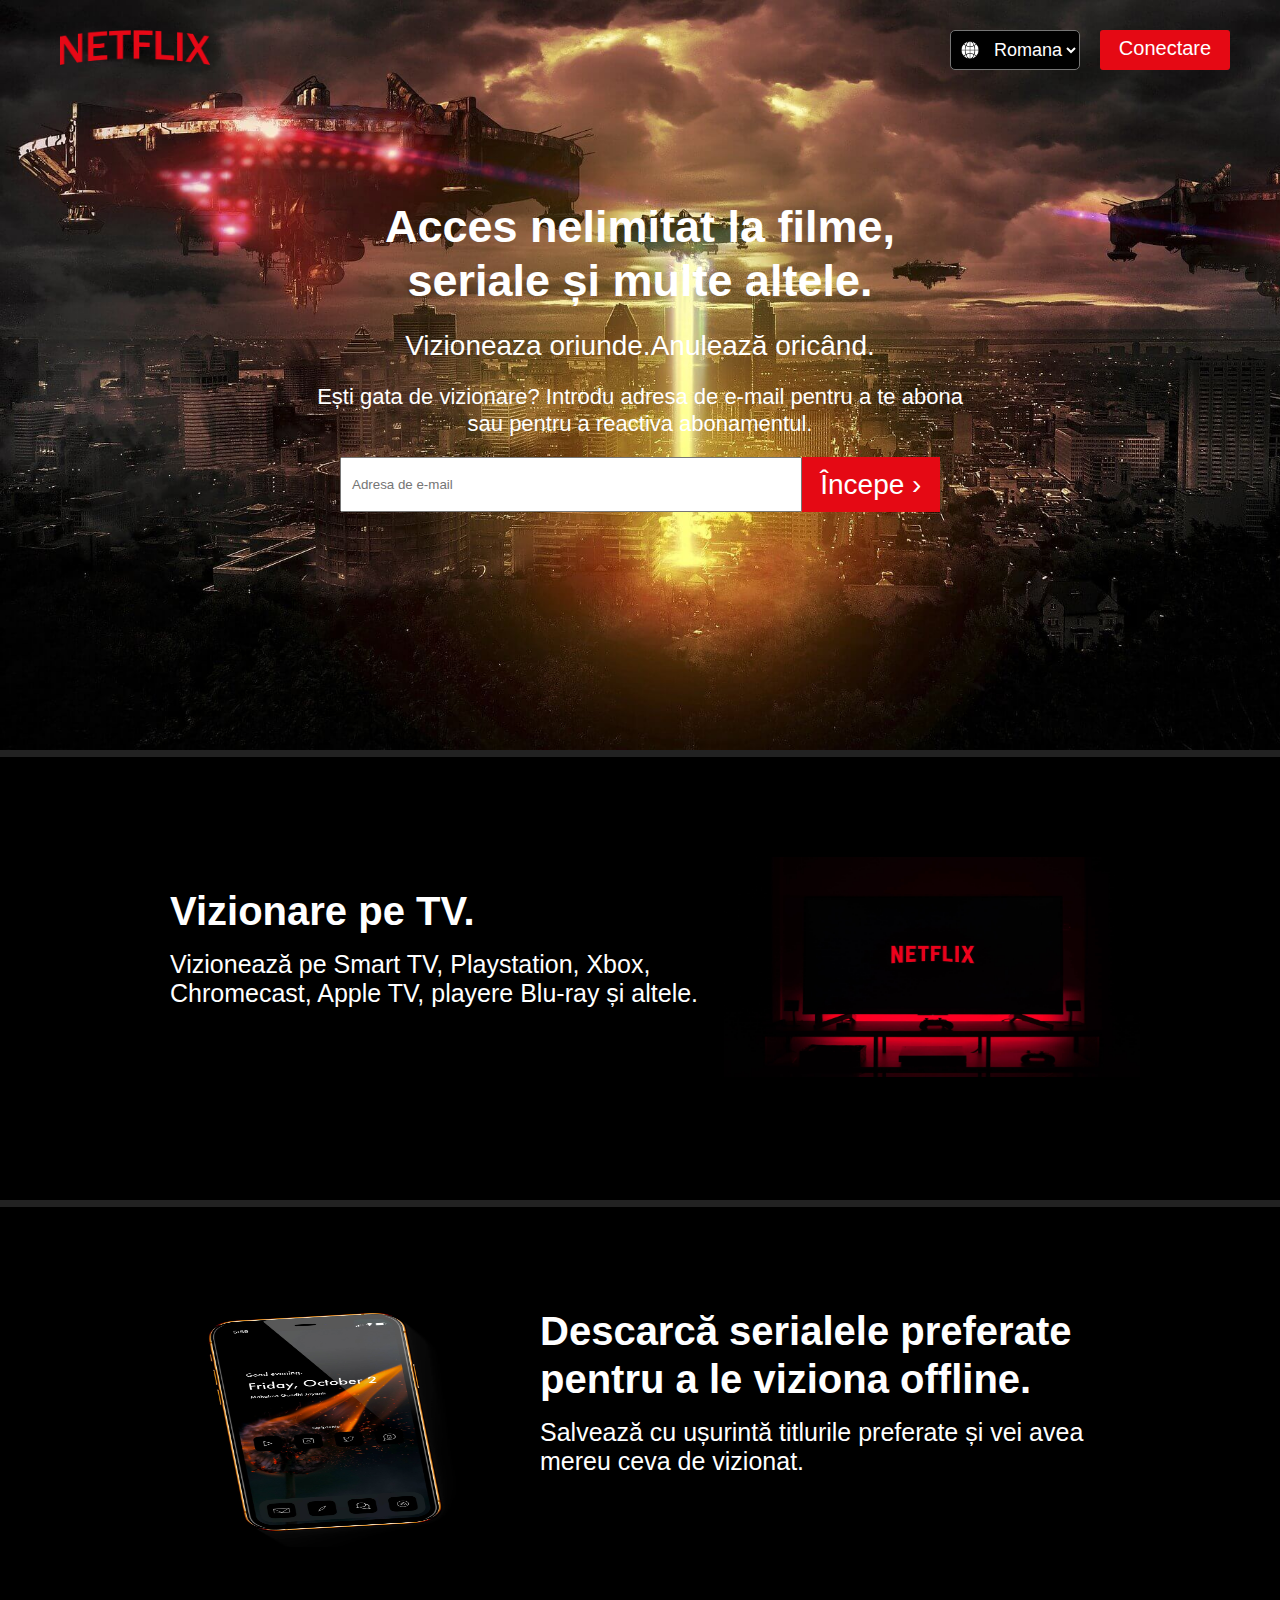
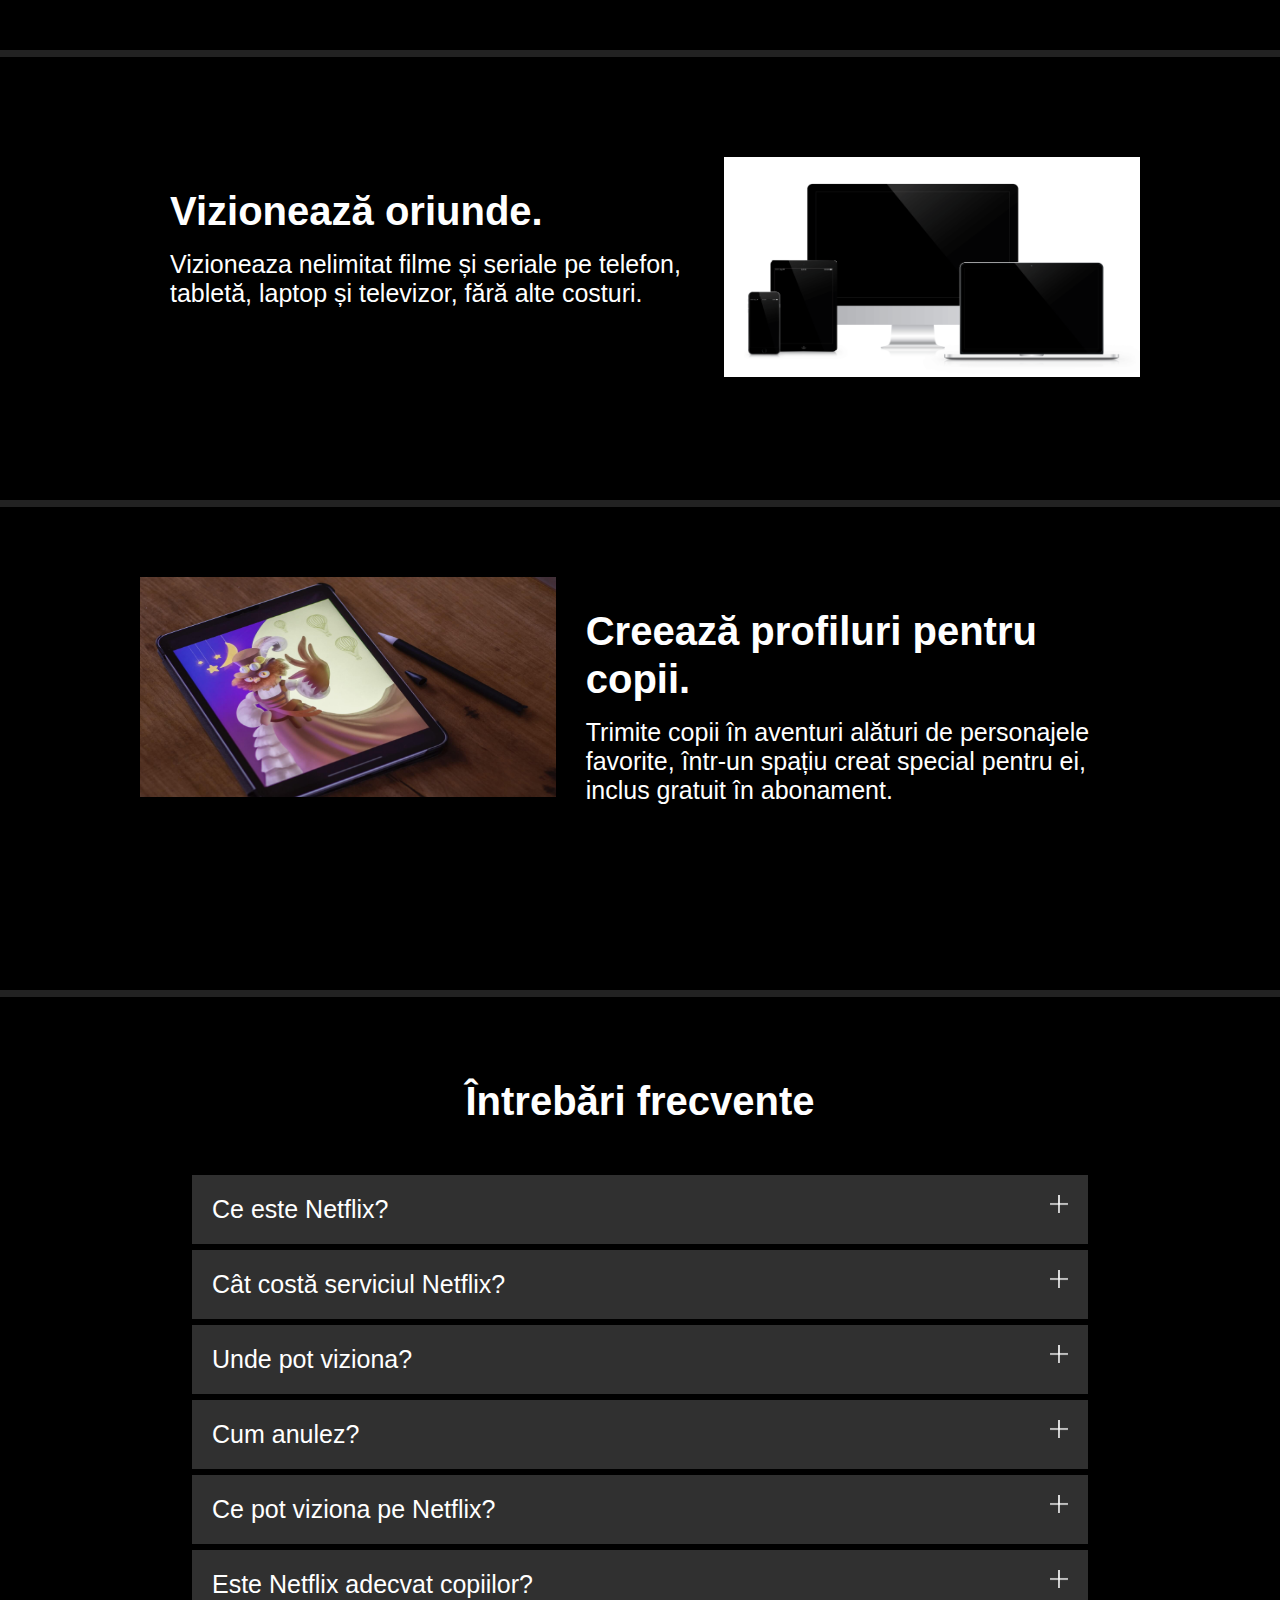
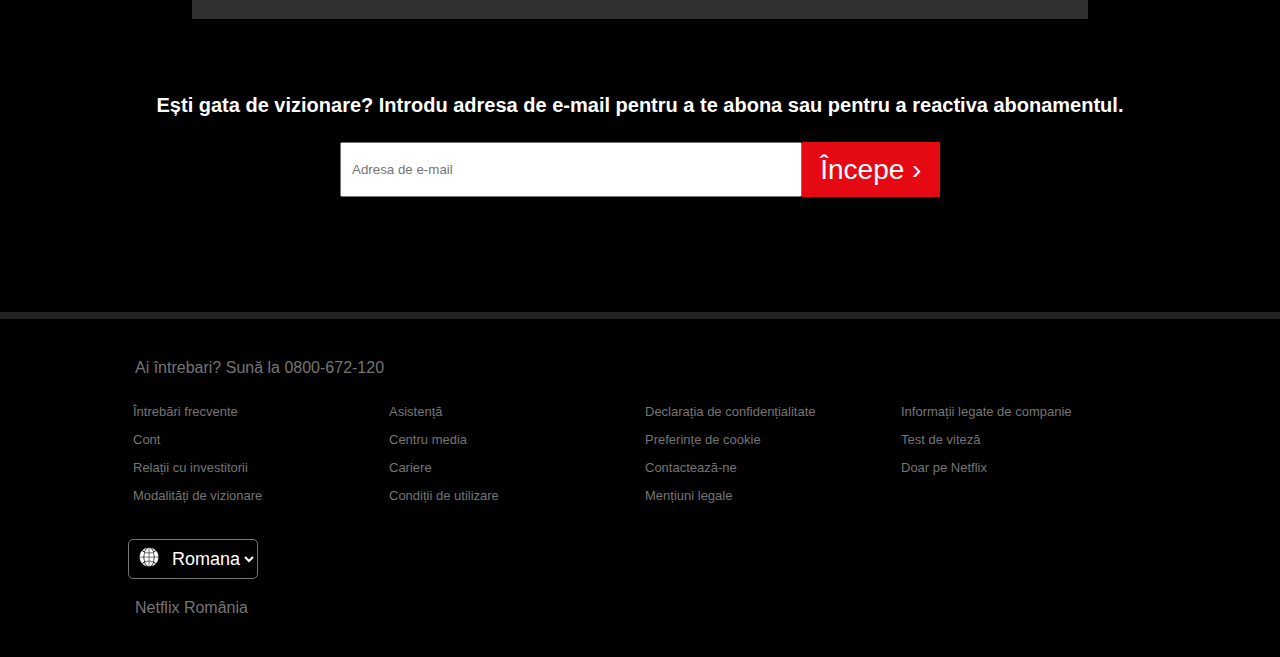
<file: index.html>
<!DOCTYPE html>
<html lang="en">

<head>
    <meta charset="UTF-8">
    <meta http-equiv="X-UA-Compatible" content="IE=edge">
    <meta name="viewport" content="width=device-width, initial-scale=1.0">
    <title>Netflix</title>
    <link rel="stylesheet" href="css/style.css">
</head>

<body>
    <!-- Header -->
    <header class="Header">
        <div class="HeaderTop">
            <div class="Logo">
                <img class="LogoImg" src="./images/logoNetflix.png" alt="" width="70px">
            </div>
            <nav class="NavBtn">
                <div class="LanguageTop">
                    <img src="./images/glob.png" class="GlobTop" alt="" width="20" height="20">
                        <select name="language" id="language" class="LanguageSelectTop">
                            <option value="nothing" selected="selected" class="OptionColor">Romana</option>
                            <option value="indexEngleza.html" class="OptionColor">English</option>
                        </select>
                </div>
                <a class="Conectare" href="conectare.html">Conectare</a>
            </nav>
        </div>
        <section class="Content">
            <h1 class="Title">Acces nelimitat la filme,
                seriale și multe altele.</h1>
            <h3 class="Subtitle">Vizioneaza oriunde.Anulează oricând.</h3>
            <h3 class="Vizionare">Ești gata de vizionare? Introdu adresa de e-mail pentru a te abona sau pentru a
                reactiva abonamentul.</h3>
        </section>
        <div class="FormContainer">
            <form class="Form" action="#" method="get">
                <input type="email" class="InputContainer" placeholder="Adresa de e-mail" required>
                <button class="Btn">Începe &rsaquo;</button>
            </form>
        </div>

    </header>

    <!-- Container -->
    <div class="Container">
        <section class="ContainerSection13">
            <main class="Main">
                <h1 class="ContainerTitle">Vizionare pe TV.</h1>
                <p class="ContainerSubtitle">Vizionează pe Smart TV, Playstation, Xbox,
                    Chromecast, Apple TV, playere Blu-ray și
                    altele.
                </p>
            </main>
            <img class="ContainerImg" src="./images/tv.jpg" alt="" width="300px" height="200px">
        </section>
    </div>
    <div class="Container">
        <section class="ContainerSection21">
            <main class="Main">
                <h1 class="ContainerTitle">Descarcă serialele preferate pentru a le viziona offline.</h1>
                <p class="ContainerSubtitle">Salvează cu ușurintă titlurile preferate și vei
                    avea mereu ceva de vizionat.
                </p>
            </main>
            <img class="ContainerPhone" src="./images/phone2.jpg" alt="" width="130px" height="180px">
        </section>
    </div>
    <div class="Container">
        <section class="ContainerSection13">
            <main class="Main">
                <h1 class="ContainerTitle">Vizionează oriunde.</h1>
                <p class="ContainerSubtitle">Vizioneaza nelimitat filme și seriale pe telefon,
                    tabletă, laptop și televizor, fără alte costuri.
                </p>
            </main>
            <img class="ContainerImg " src="./images/oriunde.png" alt="" width="300px" height="200px">
        </section>
    </div>
    <div class="Container">
        <section class="ContainerSection21">
            <main class="Main">
                <h1 class="ContainerTitle">Creează profiluri pentru copii.</h1>
                <p class="ContainerSubtitle">Trimite copii în aventuri alături de personajele
                    favorite, într-un spațiu creat special pentru ei,
                    inclus gratuit în abonament.
                </p>
            </main>
            <img class="ContainerImg" src="./images/copii.jpg" alt="" width="300px" height="200px">
        </section>
    </div>

    <!-- ######### INTREBARI ######## -->
    <ul class="Question">
        <h1 class="TitleIntrebari">Întrebări frecvente</h1>
        <!-- Section 1 -->
        <li class="QuestionListItem">
            <button class="TriggerButton" id="btnTrigger1">
                Ce este Netflix?
                <img id="plus1" class="Plus" src="./images/plus.png" alt="Plus" width="15" height="15">
            </button>
            <div class="Answer">
                <span class="TextIntrebari" id="btnSpan1">
                    Netflix este un serviciu de difuzare online care le permite abonaților să vizioneze o gamă largă de
                    titluri premiate,
                    seriale, filme, animeuri, documentare si multe altele pe, mii de dispozitive conectate la internet.
                    <br>
                    <br>
                    Vizionează oricât, oricând și fără nicio reclamă, la un tarif avantajos. Întotdeauna descoperi ceva
                    nou,
                    deoarece adăugăm seriale și filme noi în fiecare săptămână.
                </span>
            </div>
        </li>
        <!-- Section 2 -->
        <li class="QuestionListItem">
            <button class="TriggerButton" id="btnTrigger2">
                Cât costă serviciul Netflix?
                <img id="plus2" class="Plus" src="./images/plus.png" alt="Plus" width="15" height="15">
            </button>
            <div class="Answer">
                <span class="TextIntrebari" id="btnSpan2">
                    Vizionează Netflix pe smartphone, tabletă, Smart TV, laptop sau orice dispozitiv de difuzare online,
                    întregul conținut fiind disponibil pentru un tarif lunar fix. Tariful abonamentelor variază de la
                    7,99&nbsp;EUR la 11,99&nbsp;EUR pe lună. Fără costuri suplimentare, fără contracte.
                </span>
            </div>
        </li>
        <!-- Section 3 -->
        <li class="QuestionListItem">
            <button class="TriggerButton" id="btnTrigger3">
                Unde pot viziona?
                <img id="plus3" class="Plus" src="./images/plus.png" alt="Plus" width="15" height="15">
            </button>
            <div class="Answer">
                <span class="TextIntrebari" id="btnSpan3">
                    Vizionează oriunde, oricând. Conectează-te la contul Netflix pentru a viziona imediat conținutul,
                    fie
                    online pe netflix.com de pe computerul personal, fie de pe un dispozitiv conectat la internet cu
                    aplicația Netflix, inclusiv dispozitive Smart TV, smartphone-uri, playere media de difuzare online,
                    tablete sau console de jocuri.
                    <br>
                    <br>
                    Poți și să descarci serialele preferate pe dispozitivul mobil iOS sau Android ori pe computerul sau
                    tableta cu Windows 10. Folosește opțiunea de descărcare a titlurilor pentru a viziona oriunde te-ai
                    afla, fără conexiune la internet. Vizionează Netflix oriunde.
                </span>
            </div>
        </li>
        <!-- Section 4 -->
        <li class="QuestionListItem">
            <button class="TriggerButton" id="btnTrigger4">
                Cum anulez?
                <img id="plus4" class="Plus" src="./images/plus.png" alt="Plus" width="15" height="15">
            </button>
            <div class="Answer">
                <span class="TextIntrebari" id="btnSpan4">
                    Netflix este un serviciu flexibil. Nu există clauze ascunse sau obligații. Poți anula cu ușurință
                    contul
                    din două clicuri. Nu există taxe de anulare. Poți activa sau anula contul în orice moment.
                </span>
            </div>
        </li>
        <!-- Section 5 -->
        <li class="QuestionListItem">
            <button class="TriggerButton" id="btnTrigger5">
                Ce pot viziona pe Netflix?
                <img id="plus5" class="Plus" src="./images/plus.png" alt="Plus" width="15" height="15">
            </button>
            <div class="Answer">
                <span class="TextIntrebari" id="btnSpan5">
                    Netflix are o bibliotecă extraordinar de bogată, cu programe originale Netflix premiate,
                    lungmetraje,
                    documentare, seriale, animeuri și multe altele. Vizionează oricât, oricând vrei.
                </span>
            </div>
        </li>
        <!-- Section 6 -->
        <li class="QuestionListItem">
            <button class="TriggerButton" id="btnTrigger6">
                Este Netflix adecvat copiilor?
                <img id="plus6" class="Plus" src="./images/plus.png" alt="Plus" width="15" height="15">
            </button>
            <div class="Answer">
                <span class="TextIntrebari" id="btnSpan6">
                    Interfața Netflix pentru copii este inclusă în abonament pentru a le oferi părinților siguranța că
                    cei
                    mici se bucură de seriale și filme adecvate, într-un spațiu creat special pentru ei.
                    <br>
                    <br>
                    Profilurile pentru copii au funcția de control parental pe bază de cod PIN, care permite
                    restricționarea
                    categoriei de vârstă a conținutului pe care îl pot viziona copiii și blocarea anumitor titluri pe
                    care
                    nu dorești să le vadă.
                </span>
            </div>
        </li>
    </ul>

    <section class="IntrebariForm">
        <h3 class="TitleForm"> Ești gata de vizionare? Introdu adresa de e-mail pentru a te abona sau pentru a reactiva
            abonamentul.
        </h3>
        <div class="FormContainer">
            <form class="Form" action="#" method="get">
                <input type="email" class="InputContainer" placeholder="Adresa de e-mail" required>
                <button class="Btn">Începe &rsaquo;</button>
            </form>
        </div>
    </section>

    <!-- Footer -->
    <footer class="Footer">
        <p class="FooterParagraph">
            Ai întrebari? Sună la 0800-672-120
        </p>
        <div class="FooterContainer">
            <ul class="List1">
                <li class="ListItem">
                    <a href="#" class="ListItemLink">Întrebări frecvente</a>
                </li>
                <li class="ListItem">
                    <a href="#" class="ListItemLink">Cont</a>
                </li>
                <li class="ListItem">
                    <a href="#" class="ListItemLink">Relații cu investitorii</a>
                </li>
                <li class="ListItem">
                    <a href="#" class="ListItemLink">Modalități de vizionare</a>
                </li>

            </ul>
            <ul class="List2">
                <li class="ListItem">
                    <a href="#" class="ListItemLink">Asistență</a>
                </li>
                <li class="ListItem">
                    <a href="#" class="ListItemLink">Centru media</a>
                </li>
                <li class="ListItem">
                    <a href="#" class="ListItemLink">Cariere</a>
                </li>
                <li class="ListItem">
                    <a href="#" class="ListItemLink">Condiții de utilizare</a>
                </li>

            </ul>
            <ul class="List3">
                <li class="ListItem">
                    <a href="#" class="ListItemLink">Declarația de confidențialitate</a>
                </li>
                <li class="ListItem">
                    <a href="#" class="ListItemLink">Preferințe de cookie</a>
                </li>
                <li class="ListItem">
                    <a href="#" class="ListItemLink">Contactează-ne</a>
                </li>
                <li class="ListItem">
                    <a href="#" class="ListItemLink">Mențiuni legale</a>
                </li>
            </ul>
            <ul class="List4">
                <li class="ListItem">
                    <a href="#" class="ListItemLink">Informații legate de companie</a>
                </li>
                <li class="ListItem">
                    <a href="#" class="ListItemLink">Test de viteză</a>
                </li>
                <li class="ListItem">
                    <a href="#" class="ListItemLink">Doar pe Netflix</a>
                </li>
            </ul>

        </div>
        <div class="LanguageBottom">
            <img src="./images/glob.png" class="Glob" alt="" width="20" height="20">
            <select name="language" id="language" class="LanguageSelectTop">
                <option value="nothing" selected="selected" class="OptionColor">Romana</option>
                <option value="indexEngleza.html" class="OptionColor">English</option>
            </select>
        </div>
        <p class="FooterParagraph2">
            Netflix România
        </p>
    </footer>

    <script src="js/script.js"></script>
</body>

</html>
</file>
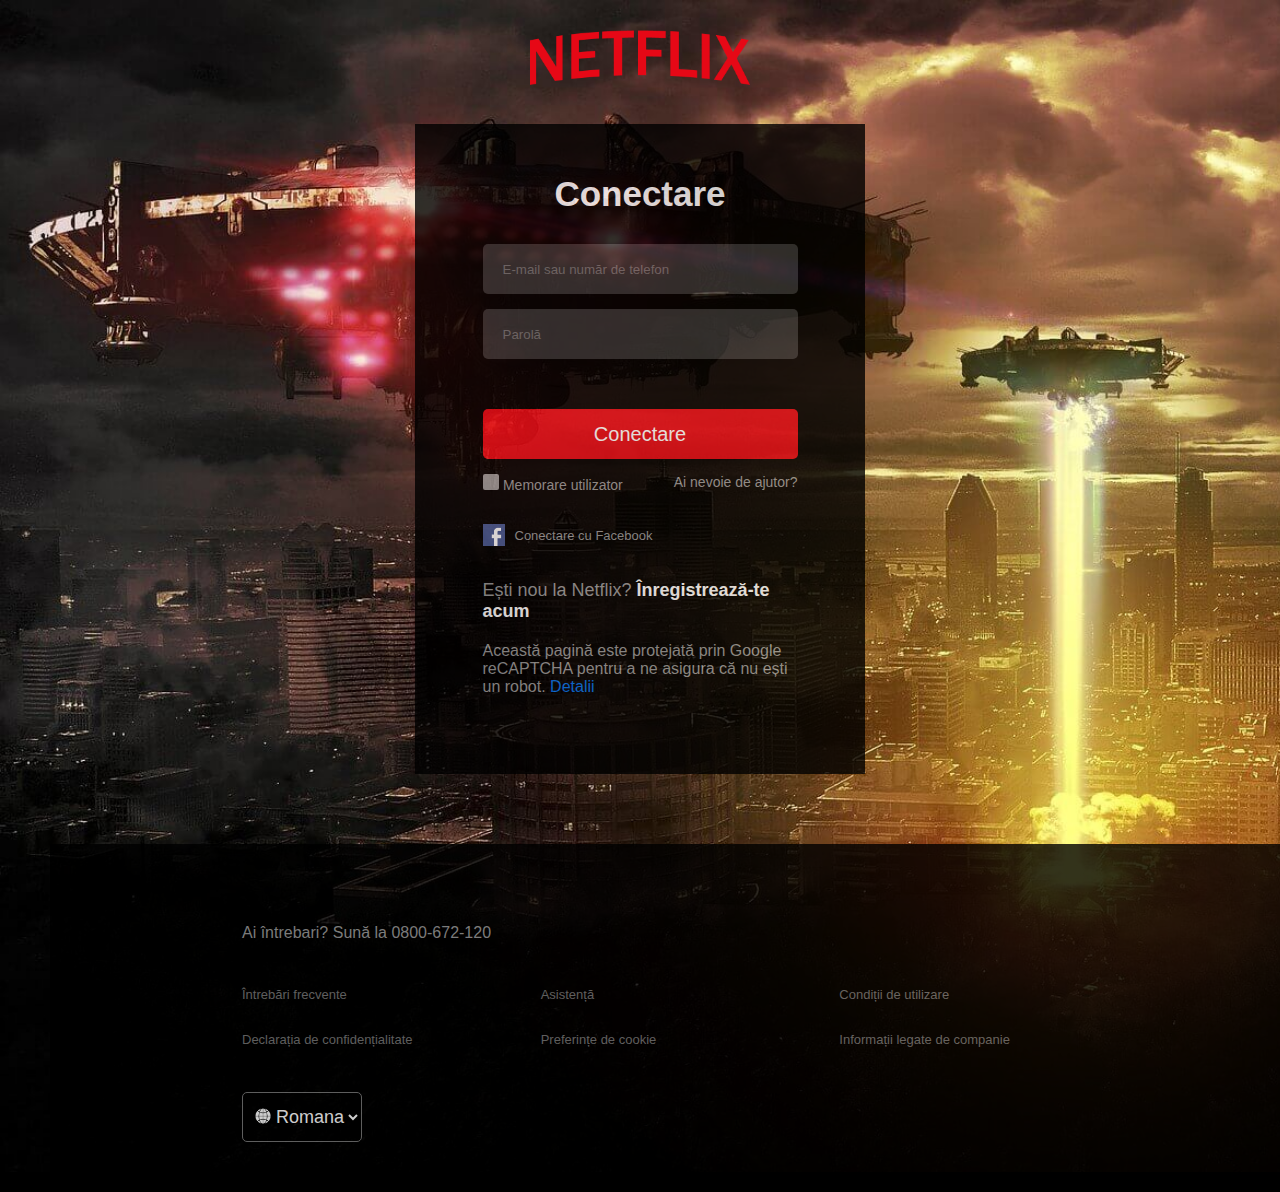
<file: conectare.html>
<!DOCTYPE html>
<html lang="en">

<head>
    <meta charset="UTF-8">
    <meta http-equiv="X-UA-Compatible" content="IE=edge">
    <meta name="viewport" content="width=device-width, initial-scale=1.0">
    <title>Netflix</title>
    <link rel="stylesheet" href="css/style.css">
    <link rel="stylesheet" href="css/styleConectare.css">
</head>

<body class="BodyConectare">

    <header>
        <div class="LogoConectare">
            <a href="index.html"><img class="LogoImgConectare" src="./images/logoNetflix.png" alt="" width="70px"></a>
        </div>
    </header>

    <section class="SectionConectare">
        <h1 class="TitleConectare">Conectare</h1>
        <div class="ContainerConectare">
            <form action="#" class="FormConectare">
                <input type="email" class="InputForm" placeholder="E-mail sau număr de telefon">
                <input type="password" class="InputForm" placeholder="Parolă">
                <button class="ConectareBtn">Conectare</button>
            </form>
            <label for="" class="LabelCheck">
                <input type="checkbox">
                <span class="LabelSpan">Memorare utilizator</span>
                <span><a href="#" class="LabelSpanLink">Ai nevoie de ajutor?</a></span>
            </label>
            <div class="Facebook">
                <a href="https://www.facebook.com/" class="FacebookLink" target="_blank"><img
                        src="./images/facebook.png" alt="" width="18" height="18" class="FacebookLinkImg">
                </a>
                <span class="SpanFacebook">Conectare cu Facebook</span>
            </div>
            <p class="ParagraphNetflix">Ești nou la Netflix? <strong class="Strong">Înregistrează-te acum</strong> </p>
            <p class="ParagraphContinut">Această pagină este protejată prin Google reCAPTCHA pentru a ne asigura că nu
                ești un robot. <span class="SpanDetalii">Detalii</span>
            </p>
        </div>
    </section>

    <!-- Footer -->
    <footer class="FooterConectare">
        <div class="ContainerConectare">
            <p class="FooterParagraphConectare">
                Ai întrebari? Sună la 0800-672-120
            </p>
            <div class="FooterContainerConectare">
                <ul class="ListConectare">
                    <li class="ItemConectare">
                        <a href="#" class="ListItemLink LinkConectare">Întrebări frecvente</a>
                        <a href="#" class="ListItemLink LinkConectare">Asistență</a>
                        <a href="#" class="ListItemLink LinkConectare">Condiții de utilizare</a>
                        <a href="#" class="ListItemLink LinkConectare">Declarația de confidențialitate</a>
                        <a href="#" class="ListItemLink LinkConectare">Preferințe de cookie</a>
                        <a href="#" class="ListItemLink LinkConectare">Informații legate de companie</a>
                    </li>
                </ul>
            </div>
            <div class="LanguageConectare">
                <img src="./images/glob.png" class="GlobConectare" alt="" width="20" height="20">
                <select name="language" id="language" class="LanguageSelectTop">
                    <option value="nothing" selected="selected" class="OptionColor">Romana</option>
                    <option value="indexEngleza.html" class="OptionColor">English</option>
                </select>
            </div>
        </div>
    </footer>

    <script src="js/script.js"></script>
</body>
</html>
</file>
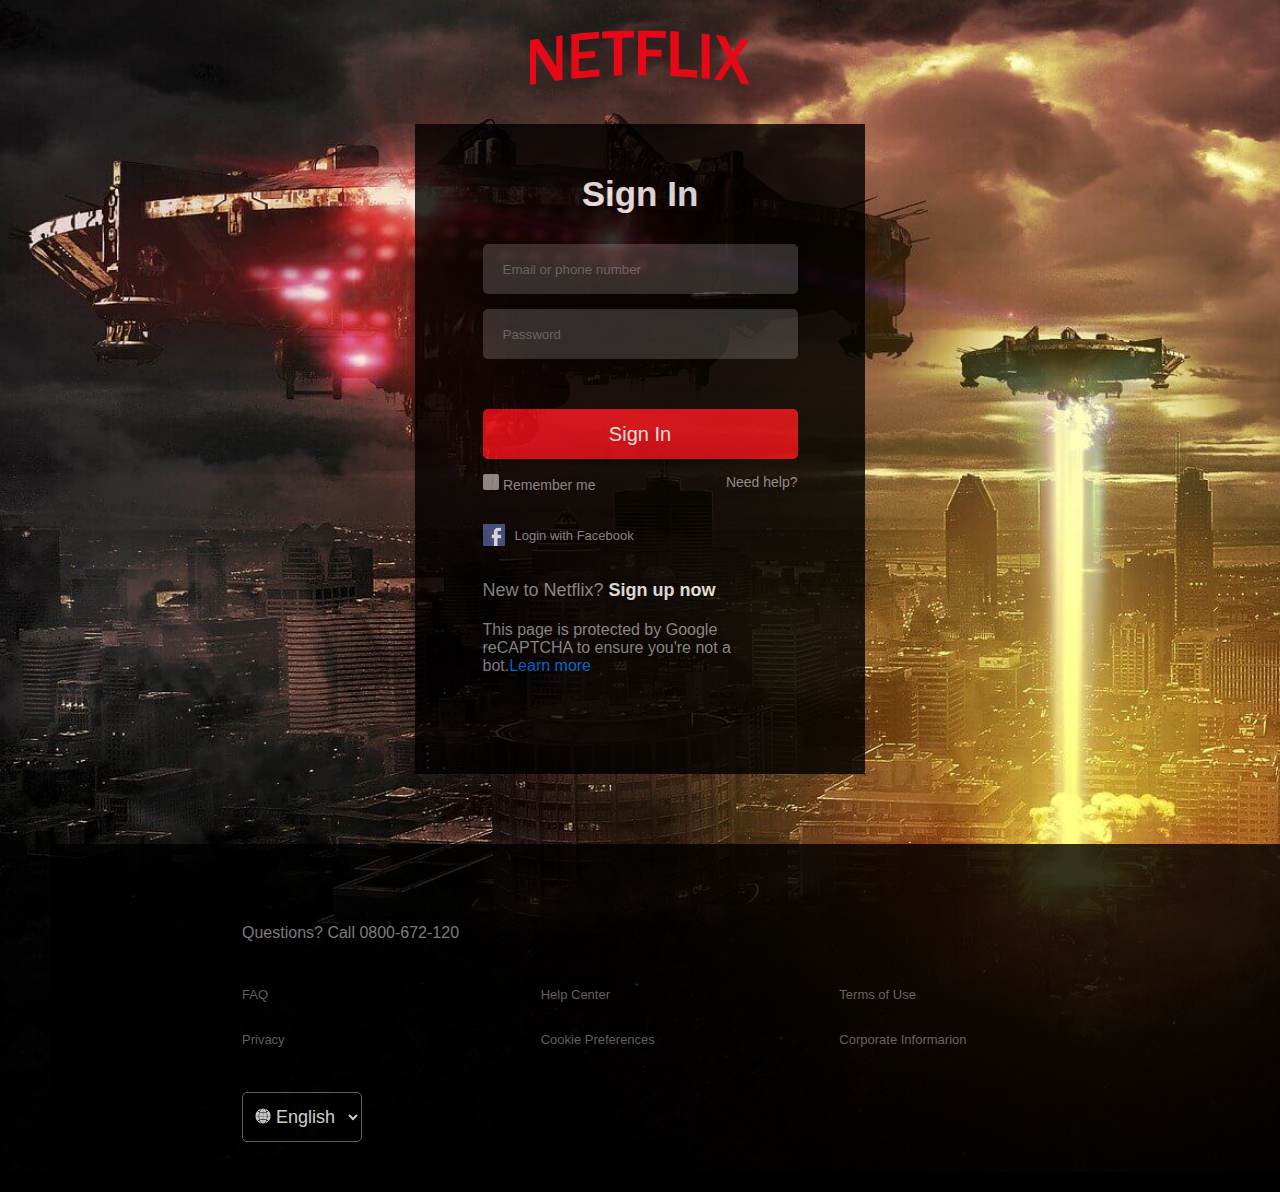
<file: conectareEngleza.html>
<!DOCTYPE html>
<html lang="en">

<head>
    <meta charset="UTF-8">
    <meta http-equiv="X-UA-Compatible" content="IE=edge">
    <meta name="viewport" content="width=device-width, initial-scale=1.0">
    <title>Netflix</title>
    <link rel="stylesheet" href="css/style.css">
    <link rel="stylesheet" href="css/styleConectare.css">
</head>

<body class="BodyConectare">

    <header>
        <div class="LogoConectare">
            <a href="indexEngleza.html"><img class="LogoImgConectare" src="./images/logoNetflix.png" alt="" width="70px"></a>
        </div>
    </header>

    <section class="SectionConectare">
        <h1 class="TitleConectare">Sign In</h1>
        <div class="ContainerConectare">
            <form action="#" class="FormConectare">
                <input type="email" class="InputForm" placeholder="Email or phone number">
                <input type="password" class="InputForm" placeholder="Password">
                <button class="ConectareBtn">Sign In</button>
            </form>
            <label for="" class="LabelCheck">
                <input type="checkbox">
                <span class="LabelSpan">Remember me</span>
                <span><a href="#" class="LabelSpanLink">Need help?</a></span>
            </label>
            <div class="Facebook">
                <a href="https://www.facebook.com/" class="FacebookLink" target="_blank"><img
                        src="./images/facebook.png" alt="" width="18" height="18" class="FacebookLinkImg">
                </a>
                <span class="SpanFacebook">Login with Facebook</span>
            </div>
            <p class="ParagraphNetflix">New to Netflix? <strong class="Strong">Sign up now</strong> </p>
            <p class="ParagraphContinut">This page is protected by Google reCAPTCHA to ensure you're not a bot.<span
                    class="SpanDetalii">Learn more</span>
            </p>
        </div>
    </section>

    <!-- Footer -->
    <footer class="FooterConectare">
        <div class="ContainerConectare">
            <p class="FooterParagraphConectare">
                Questions? Call 0800-672-120
            </p>
            <div class="FooterContainerConectare">
                <ul class="ListConectare">
                    <li class="ItemConectare">
                        <a href="#" class="ListItemLink LinkConectare">FAQ</a>
                        <a href="#" class="ListItemLink LinkConectare">Help Center</a>
                        <a href="#" class="ListItemLink LinkConectare">Terms of Use</a>
                        <a href="#" class="ListItemLink LinkConectare">Privacy</a>
                        <a href="#" class="ListItemLink LinkConectare">Cookie Preferences</a>
                        <a href="#" class="ListItemLink LinkConectare">Corporate Informarion</a>
                    </li>
                </ul>
            </div>
            <div class="LanguageConectare">
                <img src="./images/glob.png" class="GlobConectare" alt="" width="20" height="20">
                <select name="language" id="language" class="LanguageSelectTop">
                    <option value="index.html" class="OptionColor">Romana</option>
                    <option value="nothing" selected="selected" class="OptionColor">English</option>
                </select>
            </div>
        </div>
    </footer>

    <script src="js/script.js"></script>
</body>
</html>
</file>
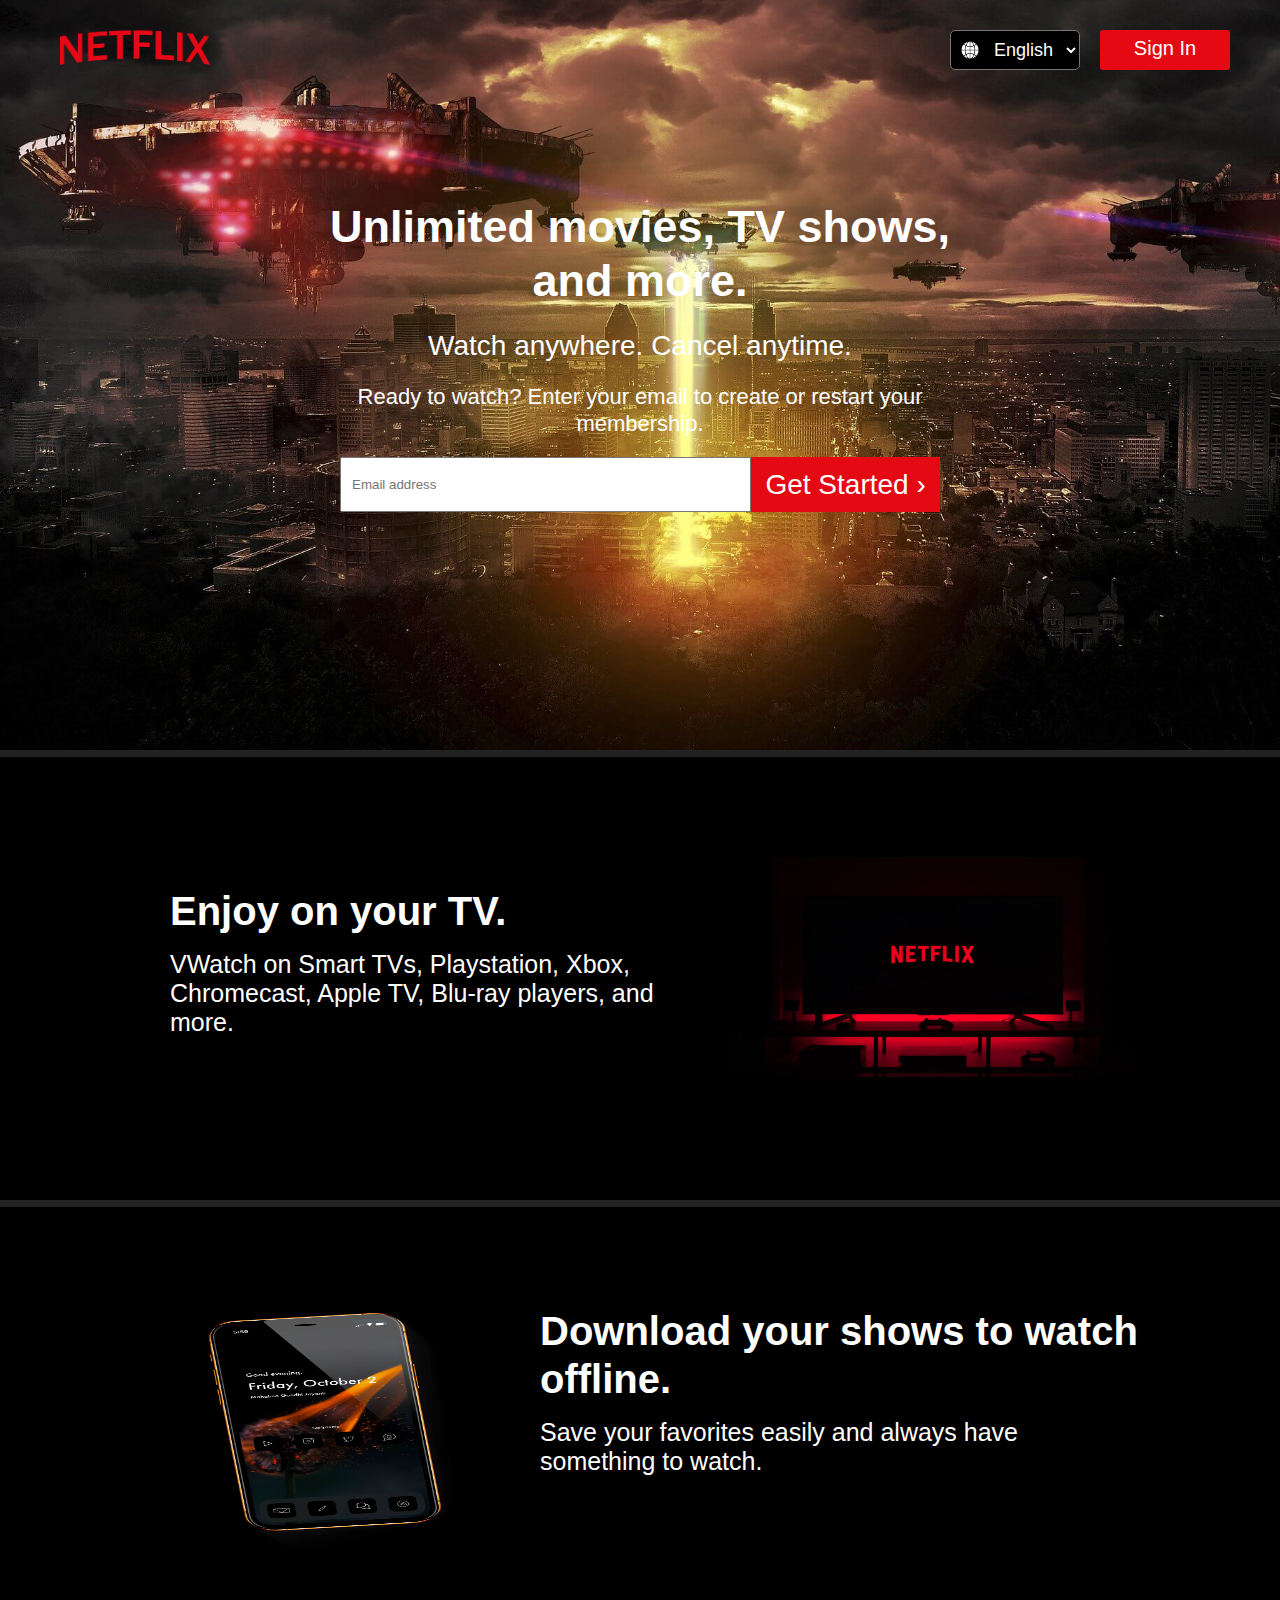
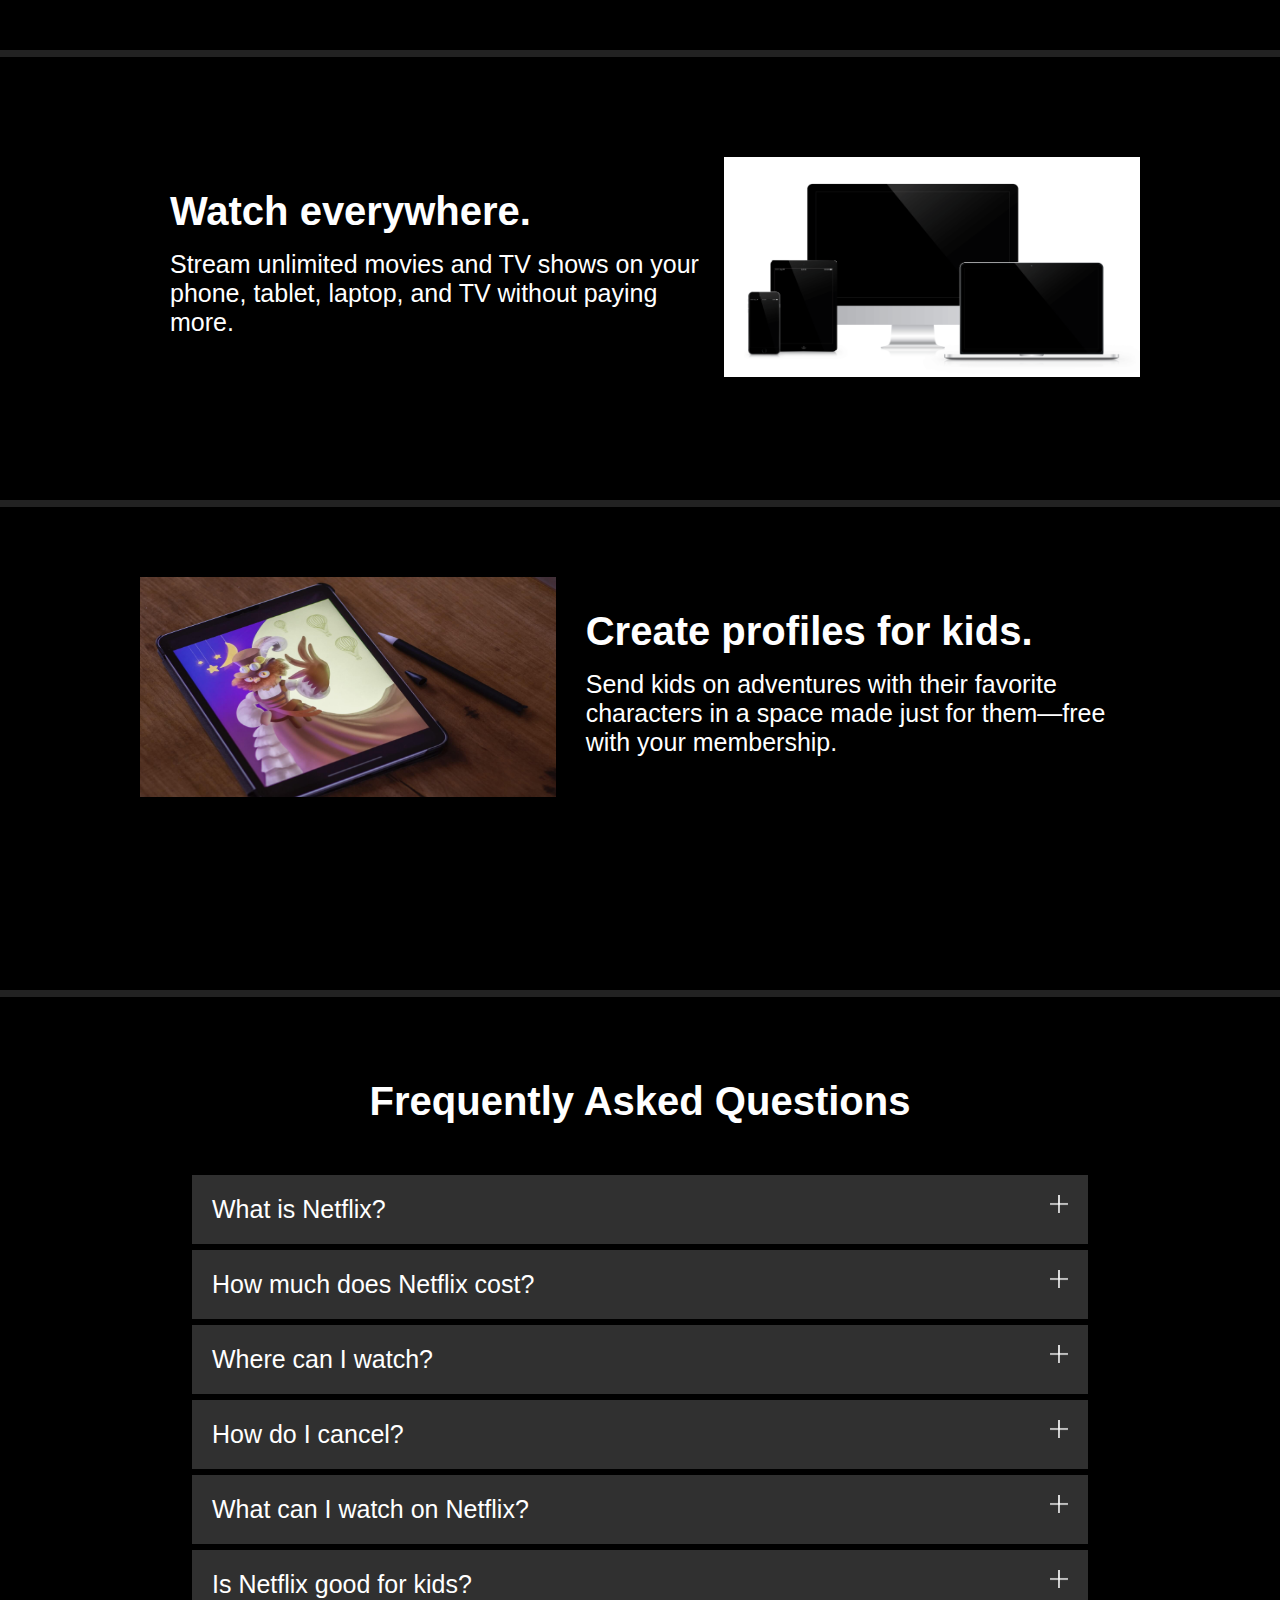
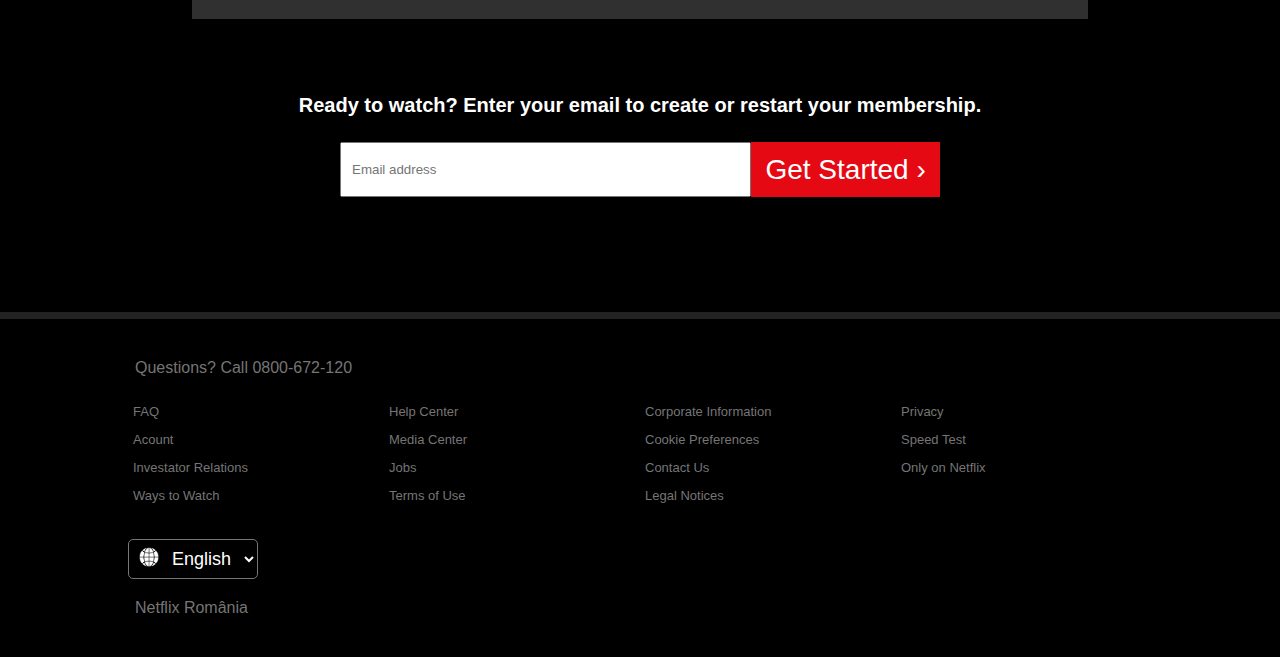
<file: indexEngleza.html>
<!DOCTYPE html>
<html lang="en">

<head>
    <meta charset="UTF-8">
    <meta http-equiv="X-UA-Compatible" content="IE=edge">
    <meta name="viewport" content="width=device-width, initial-scale=1.0">
    <title>Netflix</title>
    <link rel="stylesheet" href="css/style.css">
</head>

<body>
    <!-- Header -->
    <header class="Header">
        <div class="HeaderTop">
            <div class="Logo">
                <img class="LogoImg" src="./images/logoNetflix.png" alt="" width="70px">
            </div>
            <nav class="NavBtn">
                <div class="LanguageTop">
                    <img src="./images/glob.png" class="GlobTop" alt="" width="20" height="20">
                    <select name="language" id="language" class="LanguageSelectTop">
                        <option value="index.html" class="OptionColor">Romana</option>
                        <option value="nothing" selected="selected" class="OptionColor">English</option>
                    </select>
                </div>
                <a class="Conectare" href="conectareEngleza.html">Sign In</a>
            </nav>
        </div>
        <section class="Content">
            <h1 class="Title">Unlimited movies, TV shows, and more.</h1>
            <h3 class="Subtitle">Watch anywhere. Cancel anytime.</h3>
            <h3 class="Vizionare">Ready to watch? Enter your email to create or restart your membership.</h3>
        </section>
        <div class="FormContainer">
            <form class="Form" action="#" method="get">
                <input type="email" class="InputContainer" placeholder="Email address" required>
                <button class="Btn BtnEngleza">Get Started &rsaquo;</button>
            </form>
        </div>
    </header>

    <!-- Container -->
    <div class="Container">
        <section class="ContainerSection13">
            <main class="Main">
                <h1 class="ContainerTitle">Enjoy on your TV.</h1>
                <p class="ContainerSubtitle">VWatch on Smart TVs, Playstation, Xbox, Chromecast, Apple TV, Blu-ray
                    players, and more.
                </p>
            </main>
            <img class="ContainerImg" src="./images/tv.jpg" alt="" width="300px" height="200px">
        </section>
    </div>
    <div class="Container">
        <section class="ContainerSection21">
            <main class="Main">
                <h1 class="ContainerTitle">Download your shows to watch offline.</h1>
                <p class="ContainerSubtitle">Save your favorites easily and always have something to watch.
                </p>
            </main>
            <img class="ContainerPhone" src="./images/phone2.jpg" alt="" width="130px" height="180px">
        </section>
    </div>
    <div class="Container">
        <section class="ContainerSection13">
            <main class="Main">
                <h1 class="ContainerTitle">Watch everywhere.</h1>
                <p class="ContainerSubtitle">Stream unlimited movies and TV shows on your phone, tablet, laptop, and TV
                    without paying more.
                </p>
            </main>
            <img class="ContainerImg " src="./images/oriunde.png" alt="" width="300px" height="200px">
        </section>
    </div>
    <div class="Container">
        <section class="ContainerSection21">
            <main class="Main">
                <h1 class="ContainerTitle">Create profiles for kids.</h1>
                <p class="ContainerSubtitle">Send kids on adventures with their favorite characters in a space made just
                    for them—free with your membership.
                </p>
            </main>
            <img class="ContainerImg" src="./images/copii.jpg" alt="" width="300px" height="200px">
        </section>
    </div>

    <!-- ######### INTREBARI ######## -->
    <ul class="Question">
        <h1 class="TitleIntrebari">Frequently Asked Questions</h1>
        <!-- Section 1 -->
        <li class="QuestionListItem">
            <button class="TriggerButton" id="btnTrigger1">
                What is Netflix?
                <img id="plus1" class="Plus" src="./images/plus.png" alt="Plus" width="15" height="15">
            </button>
            <div class="Answer">
                <span class="TextIntrebari" id="btnSpan1">
                    Netflix is a streaming service that offers a wide variety of award-winning TV shows, movies, anime,
                    documentaries, and more on thousands of internet-connected devices.
                    <br>
                    <br>
                    You can watch as much as you want, whenever you want without a single commercial – all for one low
                    monthly price. There's always something new to discover and new TV shows and movies are added every
                    week!
                </span>
            </div>
        </li>
        <!-- Section 2 -->
        <li class="QuestionListItem">
            <button class="TriggerButton" id="btnTrigger2">
                How much does Netflix cost?
                <img id="plus2" class="Plus" src="./images/plus.png" alt="Plus" width="15" height="15">
            </button>
            <div class="Answer">
                <span class="TextIntrebari" id="btnSpan2">
                    Watch Netflix on your smartphone, tablet, Smart TV, laptop, or streaming device, all for one fixed
                    monthly fee. Plans range from EUR7.99&nbsp; to EUR11.99&nbsp; a month. No extra costs, no contracts.
                </span>
            </div>
        </li>
        <!-- Section 3 -->
        <li class="QuestionListItem">
            <button class="TriggerButton" id="btnTrigger3">
                Where can I watch?
                <img id="plus3" class="Plus" src="./images/plus.png" alt="Plus" width="15" height="15">
            </button>
            <div class="Answer">
                <span class="TextIntrebari" id="btnSpan3">
                    Watch anywhere, anytime. Sign in with your Netflix account to watch instantly on the web at
                    netflix.com from your personal computer or on any internet-connected device that offers the Netflix
                    app, including smart TVs, smartphones, tablets, streaming media players and game consoles.
                    <br>
                    <br>
                    You can also download your favorite shows with the iOS, Android, or Windows 10 app. Use downloads to
                    watch while you're on the go and without an internet connection. Take Netflix with you anywhere.
                </span>
            </div>
        </li>
        <!-- Section 4 -->
        <li class="QuestionListItem">
            <button class="TriggerButton" id="btnTrigger4">
                How do I cancel?
                <img id="plus4" class="Plus" src="./images/plus.png" alt="Plus" width="15" height="15">
            </button>
            <div class="Answer">
                <span class="TextIntrebari" id="btnSpan4">
                    Netflix is flexible. There are no pesky contracts and no commitments. You can easily cancel your
                    account online in two clicks. There are no cancellation fees – start or stop your account anytime.
                </span>
            </div>
        </li>
        <!-- Section 5 -->
        <li class="QuestionListItem">
            <button class="TriggerButton" id="btnTrigger5">
                What can I watch on Netflix?
                <img id="plus5" class="Plus" src="./images/plus.png" alt="Plus" width="15" height="15">
            </button>
            <div class="Answer">
                <span class="TextIntrebari" id="btnSpan5">
                    Netflix has an extensive library of feature films, documentaries, TV shows, anime, award-winning
                    Netflix originals, and more. Watch as much as you want, anytime you want.
                </span>
            </div>
        </li>
        <!-- Section 6 -->
        <li class="QuestionListItem">
            <button class="TriggerButton" id="btnTrigger6">
                Is Netflix good for kids?
                <img id="plus6" class="Plus" src="./images/plus.png" alt="Plus" width="15" height="15">
            </button>
            <div class="Answer">
                <span class="TextIntrebari" id="btnSpan6">
                    The Netflix Kids experience is included in your membership to give parents control while kids enjoy
                    family-friendly TV shows and movies in their own space.
                    <br>
                    <br>
                    Kids profiles come with PIN-protected parental controls that let you restrict the maturity rating of
                    content kids can watch and block specific titles you don’t want kids to see.
                </span>
            </div>
        </li>
    </ul>

    <section class="IntrebariForm">
        <h3 class="TitleForm"> Ready to watch? Enter your email to create or restart your membership.
        </h3>
        <div class="FormContainer">
            <form class="Form" action="#" method="get">
                <input type="email" class="InputContainer" placeholder="Email address" required>
                <button class="Btn BtnEngleza">Get Started &rsaquo;</button>
            </form>
        </div>
    </section>

    <!-- Footer -->
    <footer class="Footer">
        <p class="FooterParagraph">
            Questions? Call 0800-672-120
        </p>
        <div class="FooterContainer">
            <ul class="List1">
                <li class="ListItem">
                    <a href="#" class="ListItemLink">FAQ</a>
                </li>
                <li class="ListItem">
                    <a href="#" class="ListItemLink">Acount</a>
                </li>
                <li class="ListItem">
                    <a href="#" class="ListItemLink">Investator Relations</a>
                </li>
                <li class="ListItem">
                    <a href="#" class="ListItemLink">Ways to Watch</a>
                </li>
            </ul>
            <ul class="List2">
                <li class="ListItem">
                    <a href="#" class="ListItemLink">Help Center</a>
                </li>
                <li class="ListItem">
                    <a href="#" class="ListItemLink">Media Center</a>
                </li>
                <li class="ListItem">
                    <a href="#" class="ListItemLink">Jobs</a>
                </li>
                <li class="ListItem">
                    <a href="#" class="ListItemLink">Terms of Use</a>
                </li>
            </ul>
            <ul class="List3">
                <li class="ListItem">
                    <a href="#" class="ListItemLink">Corporate Information</a>
                </li>
                <li class="ListItem">
                    <a href="#" class="ListItemLink">Cookie Preferences</a>
                </li>
                <li class="ListItem">
                    <a href="#" class="ListItemLink">Contact Us</a>
                </li>
                <li class="ListItem">
                    <a href="#" class="ListItemLink">Legal Notices</a>
                </li>
            </ul>
            <ul class="List4">
                <li class="ListItem">
                    <a href="#" class="ListItemLink">Privacy</a>
                </li>
                <li class="ListItem">
                    <a href="#" class="ListItemLink">Speed Test</a>
                </li>
                <li class="ListItem">
                    <a href="#" class="ListItemLink">Only on Netflix</a>
                </li>
            </ul>
        </div>
        <div class="LanguageBottom">
            <img src="./images/glob.png" class="Glob" alt="" width="20" height="20">
            <select name="language" id="language" class="LanguageSelectTop">
                <option value="index.html" class="OptionColor">Romana</option>
                <option value="nothing" selected="selected" class="OptionColor">English</option>
            </select>
        </div>
        <p class="FooterParagraph2">
            Netflix România
        </p>
    </footer>

    <script src="js/script.js"></script>
</body>
</html>
</file>
<file: css/style.css>
* {
  margin: 0;
  padding: 0;
  box-sizing: border-box;
}

body {
  background: #000;
  font-family: Arial, Helvetica, sans-serif;
}

.Header {
  display: block;
  width: 100%;
  height: 550px;
  background-image: url("../images/cover1.jpg");
  background-repeat: no-repeat;
  background-size: cover;
}
@media (min-width: 550px) {
  .Header {
    height: 600px;
  }
}
@media (min-width: 950px) {
  .Header {
    height: 750px;
  }
}

.Logo {
  display: flex;
  justify-content: center;
  flex-wrap: wrap;
}

.LogoImg {
  width: 100px;
  height: 25px;
  margin: 30px 0 15px;
}
@media (min-width: 550px) {
  .LogoImg {
    margin-left: 50px;
  }
}
@media (min-width: 950px) {
  .LogoImg {
    width: 150px;
    height: 35px;
    margin-left: 60px;
  }
}

.NavBtn {
  display: flex;
  justify-content: space-evenly;
}

@media (min-width: 550px) {
  .HeaderTop {
    display: flex;
    justify-content: space-between;
  }
}

.LanguageTop {
  display: flex;
  justify-content: space-between;
  border: 1px solid #757575;
  background: #000;
  border-radius: 5px;
  width: 100px;
  height: 25px;
}
@media (min-width: 550px) {
  .LanguageTop {
    margin-top: 30px;
    width: 110px;
    height: 35px;
  }
}
@media (min-width: 950px) {
  .LanguageTop {
    width: 130px;
    height: 40px;
  }
}

.GlobTop {
  width: 16px;
  height: 16px;
  margin-top: 4px;
  margin-left: 2px;
}
@media (min-width: 550px) {
  .GlobTop {
    margin-left: 5px;
    margin-top: 8px;
  }
}
@media (min-width: 950px) {
  .GlobTop {
    width: 18px;
    height: 18px;
    margin-left: 10px;
    margin-top: 10px;
  }
}

.LanguageSelectTop {
  font-size: 15px;
  border: none;
  background: none;
  color: #fff;
  cursor: pointer;
}
@media (min-width: 550px) {
  .LanguageSelectTop {
    font-size: 16px;
  }
}
@media (min-width: 950px) {
  .LanguageSelectTop {
    font-size: 18px;
  }
}

.OptionColor {
  background: #999;
}

.Conectare {
  display: block;
  width: 90px;
  height: 25px;
  background: #e50914;
  text-align: center;
  text-decoration: none;
  color: #fff;
  font-size: 18px;
  border-radius: 3px;
  padding: 1px 0;
}
@media (min-width: 550px) {
  .Conectare {
    width: 100px;
    height: 35px;
    font-size: 18px;
    margin-top: 30px;
    margin-left: 20px;
    margin-right: 50px;
    padding: 7px;
  }
}
@media (min-width: 950px) {
  .Conectare {
    width: 130px;
    height: 40px;
    font-size: 20px;
    margin-top: 30px;
    margin-left: 20px;
    margin-right: 50px;
    padding: 7px;
  }
}

.Content {
  text-align: center;
  margin: 0 auto;
  margin-top: 60px;
}
@media (min-width: 550px) {
  .Content {
    margin-top: 100px;
  }
}
@media (min-width: 950px) {
  .Content {
    margin-top: 120px;
  }
}

.Title {
  font-size: 25px;
  text-align: center;
  font-weight: bold;
  width: 80%;
  margin: 0 auto;
  color: #fff;
  line-height: 1.2;
}
@media (min-width: 550px) {
  .Title {
    font-size: 40px;
    width: 70%;
  }
}
@media (min-width: 750px) {
  .Title {
    font-size: 45px;
    width: 650px;
  }
}
@media (min-width: 1450px) {
  .Title {
    font-size: 50px;
  }
}

.Subtitle {
  font-size: 18px;
  font-weight: 400;
  color: #fff;
  width: 80%;
  margin: 0 auto;
  margin-top: 20px;
  line-height: 1.3;
}
@media (min-width: 550px) {
  .Subtitle {
    font-size: 25px;
  }
}
@media (min-width: 750px) {
  .Subtitle {
    font-size: 28px;
    width: 650px;
  }
}

.Vizionare {
  font-size: 18px;
  text-align: center;
  line-height: 1.2;
  font-weight: 400;
  width: 80%;
  margin: 0 auto;
  color: #fff;
  margin-top: 20px;
}
@media (min-width: 550px) {
  .Vizionare {
    font-size: 18px;
    width: 70%;
  }
}
@media (min-width: 750px) {
  .Vizionare {
    font-size: 22px;
    width: 650px;
  }
}

.Form {
  text-align: center;
  margin-top: 15px;
}
@media (min-width: 950px) {
  .Form {
    display: flex;
  }
}

@media (min-width: 950px) {
  .FormContainer {
    display: block;
    width: 600px;
    margin: 0 auto;
    margin-top: 20px;
  }
}

.InputContainer {
  width: 90%;
  height: 45px;
  text-indent: 10px;
  cursor: pointer;
}
@media (min-width: 550px) {
  .InputContainer {
    display: block;
    width: 500px;
    margin: 0 auto;
  }
}
@media (min-width: 740px) {
  .InputContainer {
    display: block;
    height: 55px;
  }
}
@media (min-width: 1450px) {
  .InputContainer {
    height: 60px;
  }
}

.Btn {
  width: 100px;
  height: 35px;
  margin-top: 15px;
  background: #e50914;
  color: #fff;
  font-size: 18px;
  border: none;
  cursor: pointer;
}
@media (min-width: 950px) {
  .Btn {
    height: 55px;
    margin-top: 0;
    width: 150px;
    font-size: 28px;
  }
}
@media (min-width: 1450px) {
  .Btn {
    height: 60px;
  }
}

.BtnEngleza {
  width: 150px;
  height: 40px;
}
@media (min-width: 950px) {
  .BtnEngleza {
    height: 55px;
    width: 230px;
  }
}
@media (min-width: 1450px) {
  .BtnEngleza {
    height: 60px;
    width: 250px;
  }
}

.Container {
  border-top: 7px solid #222;
  background: #000;
  height: 450px;
}

.ContainerTitle {
  font-size: 25px;
  color: #fff;
  line-height: 1.2;
  text-align: center;
  margin-bottom: 15px;
}
@media (min-width: 550px) {
  .ContainerTitle {
    font-size: 35px;
  }
}
@media (min-width: 950px) {
  .ContainerTitle {
    font-size: 40px;
    text-align: left;
  }
}

.ContainerSubtitle {
  font-size: 18px;
  color: #fff;
  text-align: center;
}
@media (min-width: 950px) {
  .ContainerSubtitle {
    font-size: 25px;
    text-align: left;
  }
}

.ContainerSection13 {
  display: block;
  width: 90%;
  margin: 0 auto;
}
@media (min-width: 950px) {
  .ContainerSection13 {
    display: flex;
    margin-top: 70px;
  }
}
@media (min-width: 1200px) {
  .ContainerSection13 {
    width: 1000px;
  }
}

.ContainerSection21 {
  display: block;
  width: 90%;
  margin: 0 auto;
}
@media (min-width: 950px) {
  .ContainerSection21 {
    display: flex;
    flex-direction: row-reverse;
    margin-top: 40px;
  }
}
@media (min-width: 1200px) {
  .ContainerSection21 {
    width: 1000px;
  }
}

.Main {
  display: block;
  margin-top: 35px;
}
@media (min-width: 950px) {
  .Main {
    width: 60%;
    margin-top: 60px;
    margin-left: 30px;
  }
}

.ContainerImg {
  width: 90vw;
  height: 220px;
  margin-top: 30px;
}
@media (min-width: 550px) {
  .ContainerImg {
    display: block;
    width: 450px;
    margin: 0 auto;
    margin-top: 30px;
  }
}

.ContainerPhone {
  display: block;
  width: 40vw;
  margin: 0 auto;
  margin-top: 20px;
}
@media (min-width: 550px) {
  .ContainerPhone {
    width: 300px;
    height: 220px;
  }
}
@media (min-width: 950px) {
  .ContainerPhone {
    margin-top: 50px;
    height: 250px;
  }
}

.Question {
  border-top: 7px solid #222;
  margin: 40px 0;
}

.TriggerButton {
  display: block;
  background: #303030;
  border: none;
  cursor: pointer;
  padding: 10px;
  margin-bottom: 6px;
  width: 100%;
  text-align: left;
  font-size: 18px;
  color: #fff;
}
@media (min-width: 550px) {
  .TriggerButton {
    display: block;
    width: 80%;
    margin: 0 auto;
    margin-bottom: 6px;
    font-size: 20px;
    padding: 20px;
  }
}
@media (min-width: 950px) {
  .TriggerButton {
    font-size: 25px;
    width: 70%;
  }
}

.Plus {
  width: 16px;
  height: 16px;
  float: right;
}
@media (min-width: 550px) {
  .Plus {
    width: 18px;
    height: 18px;
  }
}
.Plus.Active {
  transform: rotate(45deg);
}

.TextIntrebari {
  display: none;
  color: #fff;
}
.TextIntrebari.Active {
  display: block;
  background: #303030;
  margin-top: -4px;
  margin-bottom: 6px;
  padding: 20px;
  font-size: 18px;
}
@media (min-width: 550px) {
  .TextIntrebari.Active {
    display: block;
    width: 80%;
    margin: 0 auto;
    margin-top: -4px;
    margin-bottom: 6px;
  }
}
@media (min-width: 950px) {
  .TextIntrebari.Active {
    font-size: 25px;
    padding: 25px;
    width: 70%;
  }
}

.TitleIntrebari {
  font-size: 25px;
  text-align: center;
  margin: 30px 0 20px;
  color: #fff;
  line-height: 1.2;
}
@media (min-width: 550px) {
  .TitleIntrebari {
    font-size: 35px;
  }
}
@media (min-width: 950px) {
  .TitleIntrebari {
    font-size: 40px;
    margin: 80px 0 50px;
  }
}

.TitleForm {
  text-align: center;
  font-size: 18px;
  padding: 5px 20px;
  color: #fff;
}
@media (min-width: 550px) {
  .TitleForm {
    width: 80%;
    margin: 0 auto;
    margin-top: -10px;
  }
}
@media (min-width: 950px) {
  .TitleForm {
    font-size: 20px;
    margin-top: 70px;
  }
}

.IntrebariForm {
  border-bottom: 7px solid #222;
  height: 230px;
}

.Footer {
  width: 80%;
  margin: 0 auto;
}

.FooterParagraph {
  color: #757575;
  font-size: 16px;
  position: relative;
  margin-left: 7px;
  margin-top: 40px;
  margin-bottom: 20px;
}

.FooterContainer {
  display: grid;
  grid-template-columns: 1fr 1fr;
}
@media (min-width: 510px) {
  .FooterContainer {
    grid-template-columns: 1fr 1fr 1fr;
  }
}
@media (min-width: 750px) {
  .FooterContainer {
    grid-template-columns: 1fr 1fr 1fr 1fr;
  }
}

.ListItemLink {
  color: #757575;
  text-decoration: none;
  font-size: 13px;
  cursor: pointer;
}

.ListItem {
  padding: 5px;
}

.SelectFooter {
  display: flex;
  background: #000;
  color: #757575;
  width: 120px;
  height: 50px;
  font-size: 18px;
  border-radius: 3px;
  margin-right: 30px;
}

.LanguageBottom {
  display: flex;
  justify-content: space-between;
  border: 1px solid #757575;
  background: #000;
  border-radius: 5px;
  margin-top: 30px;
  width: 130px;
  height: 40px;
}

.LanguageSelectBottom {
  font-size: 18px;
  border: none;
  background: none;
  color: #757575;
}

.Glob {
  width: 20px;
  height: 20px;
  margin-top: 7px;
  margin-left: 10px;
}

.FooterParagraph2 {
  color: #757575;
  font-size: 16px;
  position: relative;
  margin-left: 7px;
  margin-top: 20px;
  margin-bottom: 40px;
}/*# sourceMappingURL=style.css.map */
</file>
<file: css/styleConectare.css>
@media (min-width: 740px) {
  .BodyConectare {
    background-image: url("../images/cover1.jpg");
    background-repeat: no-repeat;
    background-size: cover;
  }
}

.TitleConectare {
  color: #fff;
  font-size: 35px;
  text-align: center;
  margin-top: 20px;
  margin-bottom: 30px;
}
@media (min-width: 740px) {
  .TitleConectare {
    padding-top: 50px;
  }
}

.SectionConectare {
  display: block;
  width: 100%;
  height: 550px;
  border-bottom: 1px solid #757575;
}
@media (min-width: 740px) {
  .SectionConectare {
    width: 450px;
    height: 650px;
    margin: 0 auto;
    margin-bottom: 50px;
    background: #000;
    opacity: 0.8;
    border: none;
  }
}

.ContainerConectare {
  display: block;
  width: 90%;
  margin: 0 auto;
}
@media (min-width: 740px) {
  .ContainerConectare {
    width: 350px;
  }
}

.InputForm {
  text-indent: 20px;
  display: block;
  width: 100%;
  height: 50px;
  margin-top: 15px;
  background: #333;
  border: none;
  border-radius: 5px;
  cursor: pointer;
}

.ConectareBtn {
  display: block;
  width: 100%;
  height: 50px;
  margin-top: 50px;
  border: none;
  border-radius: 5px;
  background: #e50914;
  color: #fff;
  font-size: 20px;
  font-weight: 400;
}

.LabelCheck {
  display: block;
  margin-top: 15px;
}

.LabelSpan {
  color: #999;
  font-size: 14px;
}

.LabelSpanLink {
  color: #999;
  font-size: 14px;
  text-decoration: none;
  float: right;
}

.LabelCheck > input {
  height: 16px;
  width: 16px;
  appearance: none;
  background: #999;
  cursor: pointer;
  border-radius: 2px;
}

.Facebook {
  display: flex;
  margin-top: 30px;
}

.FacebookLink {
  text-decoration: none;
}

.SpanFacebook {
  color: #999;
  margin-left: 10px;
  font-size: 13px;
  text-align: center;
  margin-top: 4px;
}

.FacebookLinkImg {
  width: 22px;
  height: 22px;
  background: #fff;
}

.ParagraphNetflix {
  color: #999;
  margin-top: 30px;
  font-size: 18px;
}

.Strong {
  color: #fff;
}

.ParagraphContinut {
  color: #999;
  margin-top: 20px;
}

.SpanDetalii {
  color: #0071eb;
}

.LogoConectare {
  display: flex;
  justify-content: center;
  flex-wrap: wrap;
}

.LogoImgConectare {
  width: 120px;
  height: 35px;
  margin: 30px 0 15px;
}
@media (min-width: 440px) {
  .LogoImgConectare {
    width: 220px;
    height: 55px;
  }
}

.FooterConectare {
  display: block;
  width: 90%;
  margin: 0 auto;
}
@media (min-width: 740px) {
  .FooterConectare {
    position: relative;
    bottom: -20px;
    width: 100%;
    margin: 0 50px;
    background: #000;
    opacity: 0.8;
    padding: 50px 0;
  }
}

.FooterParagraphConectare {
  color: #999;
  margin: 30px 0;
}

.ItemConectare {
  display: grid;
  grid-template-columns: 1fr 1fr;
}
@media (min-width: 500px) {
  .ItemConectare {
    grid-template-columns: 1fr 1fr 1fr;
  }
}

.ContainerConectare {
  width: 90%;
  margin: 0 auto;
}
@media (min-width: 750px) {
  .ContainerConectare {
    width: 70%;
    margin: 0 auto;
  }
}

.LinkConectare {
  margin: 15px 0;
}

.LanguageConectare {
  display: flex;
  justify-content: space-between;
  border: 1px solid #757575;
  background: #000;
  border-radius: 5px;
  width: 120px;
  height: 50px;
}
@media (min-width: 740px) {
  .LanguageConectare {
    margin-top: 30px;
  }
}

.GlobConectare {
  width: 16px;
  height: 16px;
  margin-top: 15px;
  margin-left: 12px;
}

.LanguageSelectConectare {
  font-size: 13px;
  border: none;
  background: none;
  color: #999;
  cursor: pointer;
}/*# sourceMappingURL=styleConectare.css.map */
</file>
